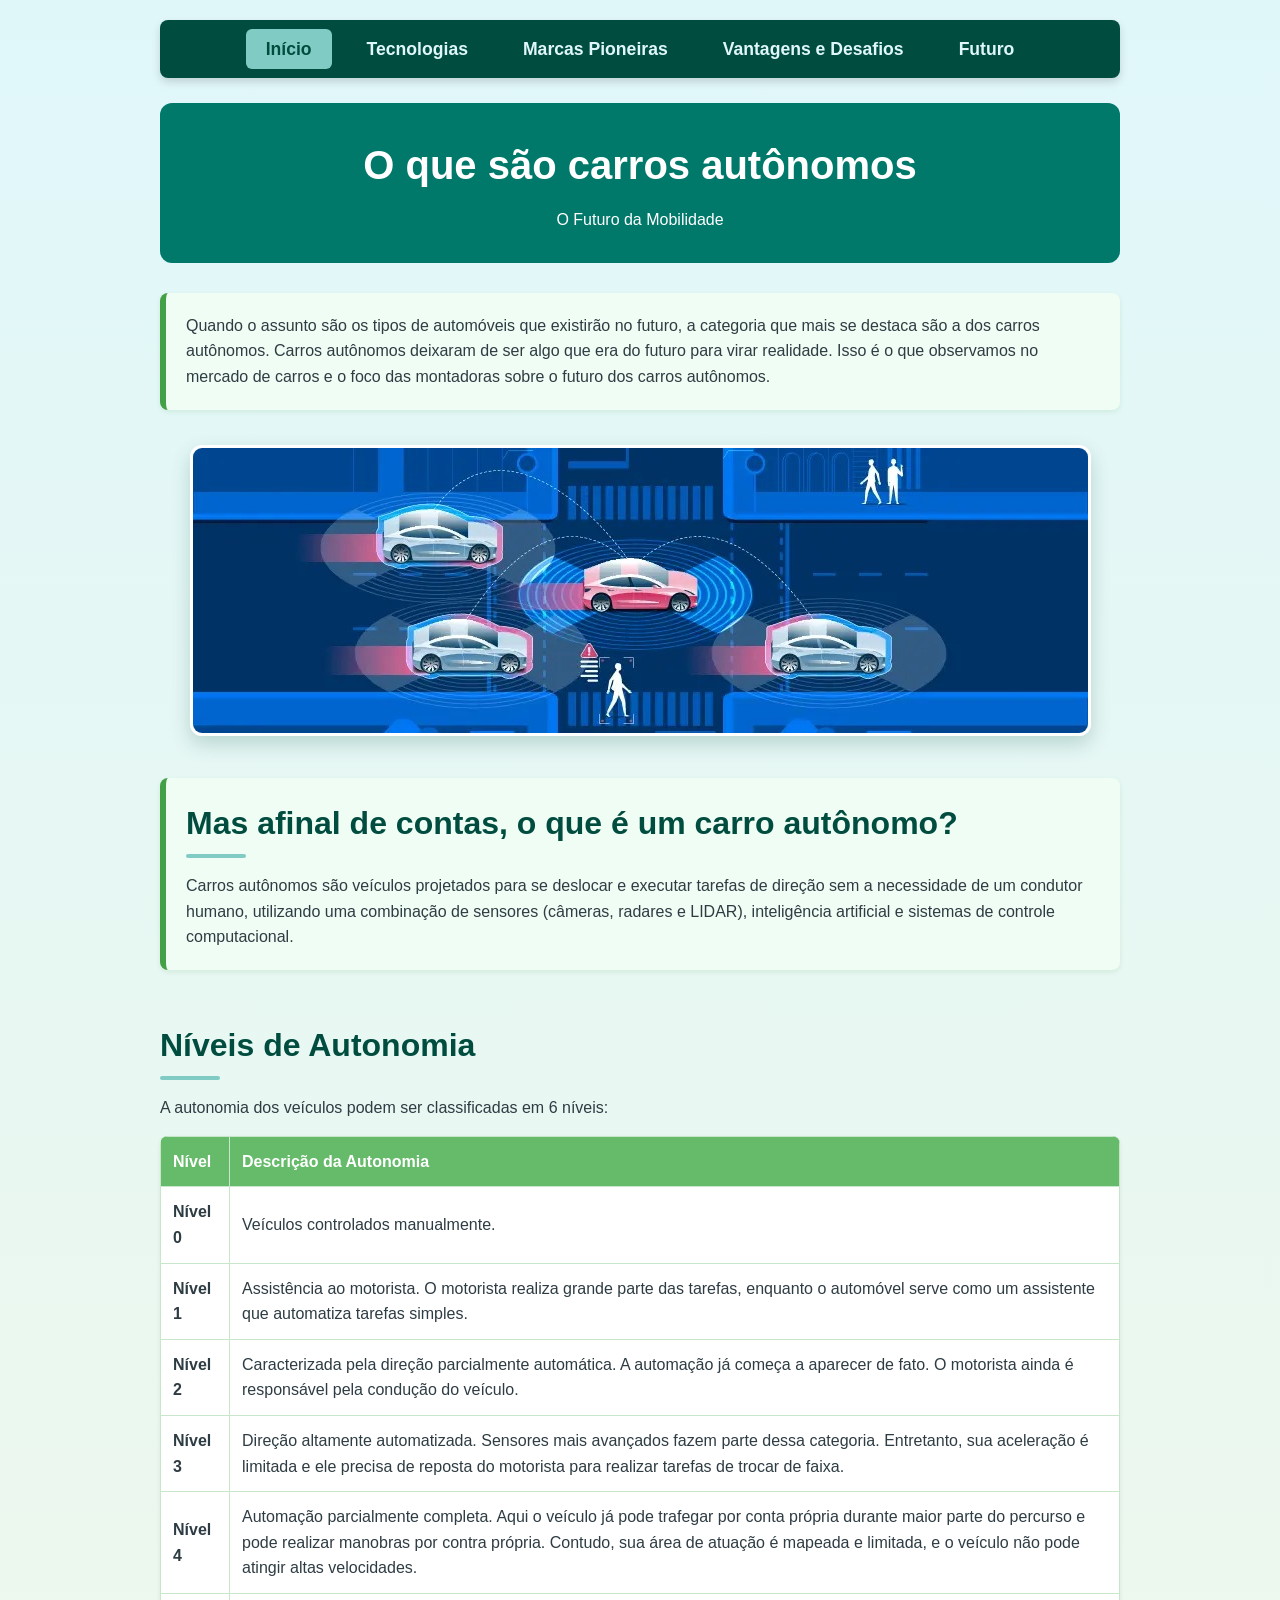
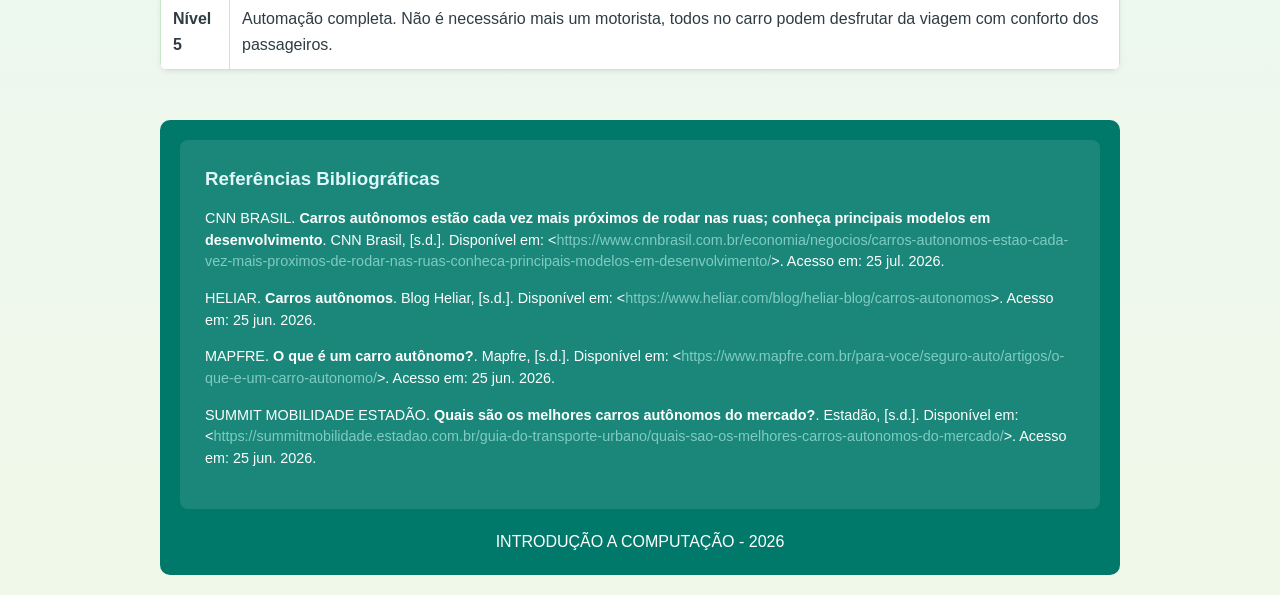
<file: index.html>
<!DOCTYPE html>
<html lang="pt-BR">
<head>
    <meta charset="UTF-8">
    <meta name="viewport" content="width=device-width, initial-scale=1.0">
    <title>Carros Autônomos - O Futuro da Mobilidade</title>
    <link rel="stylesheet" href="style.css">
</head>
<body>
    <nav class="navbar">
        <ul>
            <li><a href="index.html" class="active">Início</a></li>
            <li><a href="tecnologias.html">Tecnologias</a></li>
            <li><a href="marcas.html">Marcas Pioneiras</a></li>
            <li><a href="vantagens.html">Vantagens e Desafios</a></li>
            <li><a href="futuro.html">Futuro</a></li>
        </ul>
    </nav>

    <header>
        <h1>O que são carros autônomos</h1>
        <p>O Futuro da Mobilidade</p>
    </header>

    <main>
        <section id="introducao">
            <article>
                <p>Quando o assunto são os tipos de automóveis que existirão no futuro, a categoria que mais se destaca são a dos carros autônomos. Carros autônomos deixaram de ser algo que era do futuro para virar realidade. Isso é o que observamos no mercado de carros e o foco das montadoras sobre o futuro dos carros autônomos.</p>
            </article>

            <div class="imagem-destaque">
                <img src="imagens/image.png" alt="Ilustração de carros autônomos conectados e identificando pedestres em um cruzamento inteligente">
            </div>

            <article>
                <h2>Mas afinal de contas, o que é um carro autônomo?</h2>
                <p>Carros autônomos são veículos projetados para se deslocar e executar tarefas de direção sem a necessidade de um condutor humano, utilizando uma combinação de sensores (câmeras, radares e LIDAR), inteligência artificial e sistemas de controle computacional.</p>
            </article>
        </section>

        <section id="painel">
            <h2>Níveis de Autonomia</h2>
            <p>A autonomia dos veículos podem ser classificadas em 6 níveis:</p>
            
            <table>
                <thead>
                    <tr>
                        <th>Nível</th>
                        <th>Descrição da Autonomia</th>
                    </tr>
                </thead>
                <tbody>
                    <tr>
                        <td><strong>Nível 0</strong></td>
                        <td>Veículos controlados manualmente.</td>
                    </tr>
                    <tr>
                        <td><strong>Nível 1</strong></td>
                        <td>Assistência ao motorista. O motorista realiza grande parte das tarefas, enquanto o automóvel serve como um assistente que automatiza tarefas simples.</td>
                    </tr>
                    <tr>
                        <td><strong>Nível 2</strong></td>
                        <td>Caracterizada pela direção parcialmente automática. A automação já começa a aparecer de fato. O motorista ainda é responsável pela condução do veículo.</td>
                    </tr>
                    <tr>
                        <td><strong>Nível 3</strong></td>
                        <td>Direção altamente automatizada. Sensores mais avançados fazem parte dessa categoria. Entretanto, sua aceleração é limitada e ele precisa de reposta do motorista para realizar tarefas de trocar de faixa.</td>
                    </tr>
                    <tr>
                        <td><strong>Nível 4</strong></td>
                        <td>Automação parcialmente completa. Aqui o veículo já pode trafegar por conta própria durante maior parte do percurso e pode realizar manobras por contra própria. Contudo, sua área de atuação é mapeada e limitada, e o veículo não pode atingir altas velocidades.</td>
                    </tr>
                    <tr>
                        <td><strong>Nível 5</strong></td>
                        <td>Automação completa. Não é necessário mais um motorista, todos no carro podem desfrutar da viagem com conforto dos passageiros.</td>
                    </tr>
                </tbody>
            </table>
        </section>

        
    </main>

    <footer>
        <div class="referencias">
            <h3>Referências Bibliográficas</h3>
            <ul>
                <li>CNN BRASIL. <strong>Carros autônomos estão cada vez mais próximos de rodar nas ruas; conheça principais modelos em desenvolvimento</strong>. CNN Brasil, [s.d.]. Disponível em: &lt;<a href="https://www.cnnbrasil.com.br/economia/negocios/carros-autonomos-estao-cada-vez-mais-proximos-de-rodar-nas-ruas-conheca-principais-modelos-em-desenvolvimento/" target="_blank">https://www.cnnbrasil.com.br/economia/negocios/carros-autonomos-estao-cada-vez-mais-proximos-de-rodar-nas-ruas-conheca-principais-modelos-em-desenvolvimento/</a>&gt;. Acesso em: 25 jul. 2026.</li>
                
                <li>HELIAR. <strong>Carros autônomos</strong>. Blog Heliar, [s.d.]. Disponível em: &lt;<a href="https://www.heliar.com/blog/heliar-blog/carros-autonomos" target="_blank">https://www.heliar.com/blog/heliar-blog/carros-autonomos</a>&gt;. Acesso em: 25 jun. 2026.</li>
                
                <li>MAPFRE. <strong>O que é um carro autônomo?</strong>. Mapfre, [s.d.]. Disponível em: &lt;<a href="https://www.mapfre.com.br/para-voce/seguro-auto/artigos/o-que-e-um-carro-autonomo/" target="_blank">https://www.mapfre.com.br/para-voce/seguro-auto/artigos/o-que-e-um-carro-autonomo/</a>&gt;. Acesso em: 25 jun. 2026.</li>
                
                <li>SUMMIT MOBILIDADE ESTADÃO. <strong>Quais são os melhores carros autônomos do mercado?</strong>. Estadão, [s.d.]. Disponível em: &lt;<a href="https://summitmobilidade.estadao.com.br/guia-do-transporte-urbano/quais-sao-os-melhores-carros-autonomos-do-mercado/" target="_blank">https://summitmobilidade.estadao.com.br/guia-do-transporte-urbano/quais-sao-os-melhores-carros-autonomos-do-mercado/</a>&gt;. Acesso em: 25 jun. 2026.</li>
            </ul>
        </div>
        
        <p>INTRODUÇÃO A COMPUTAÇÃO - 2026</p>
    </footer>

</body>
</html>
</file>
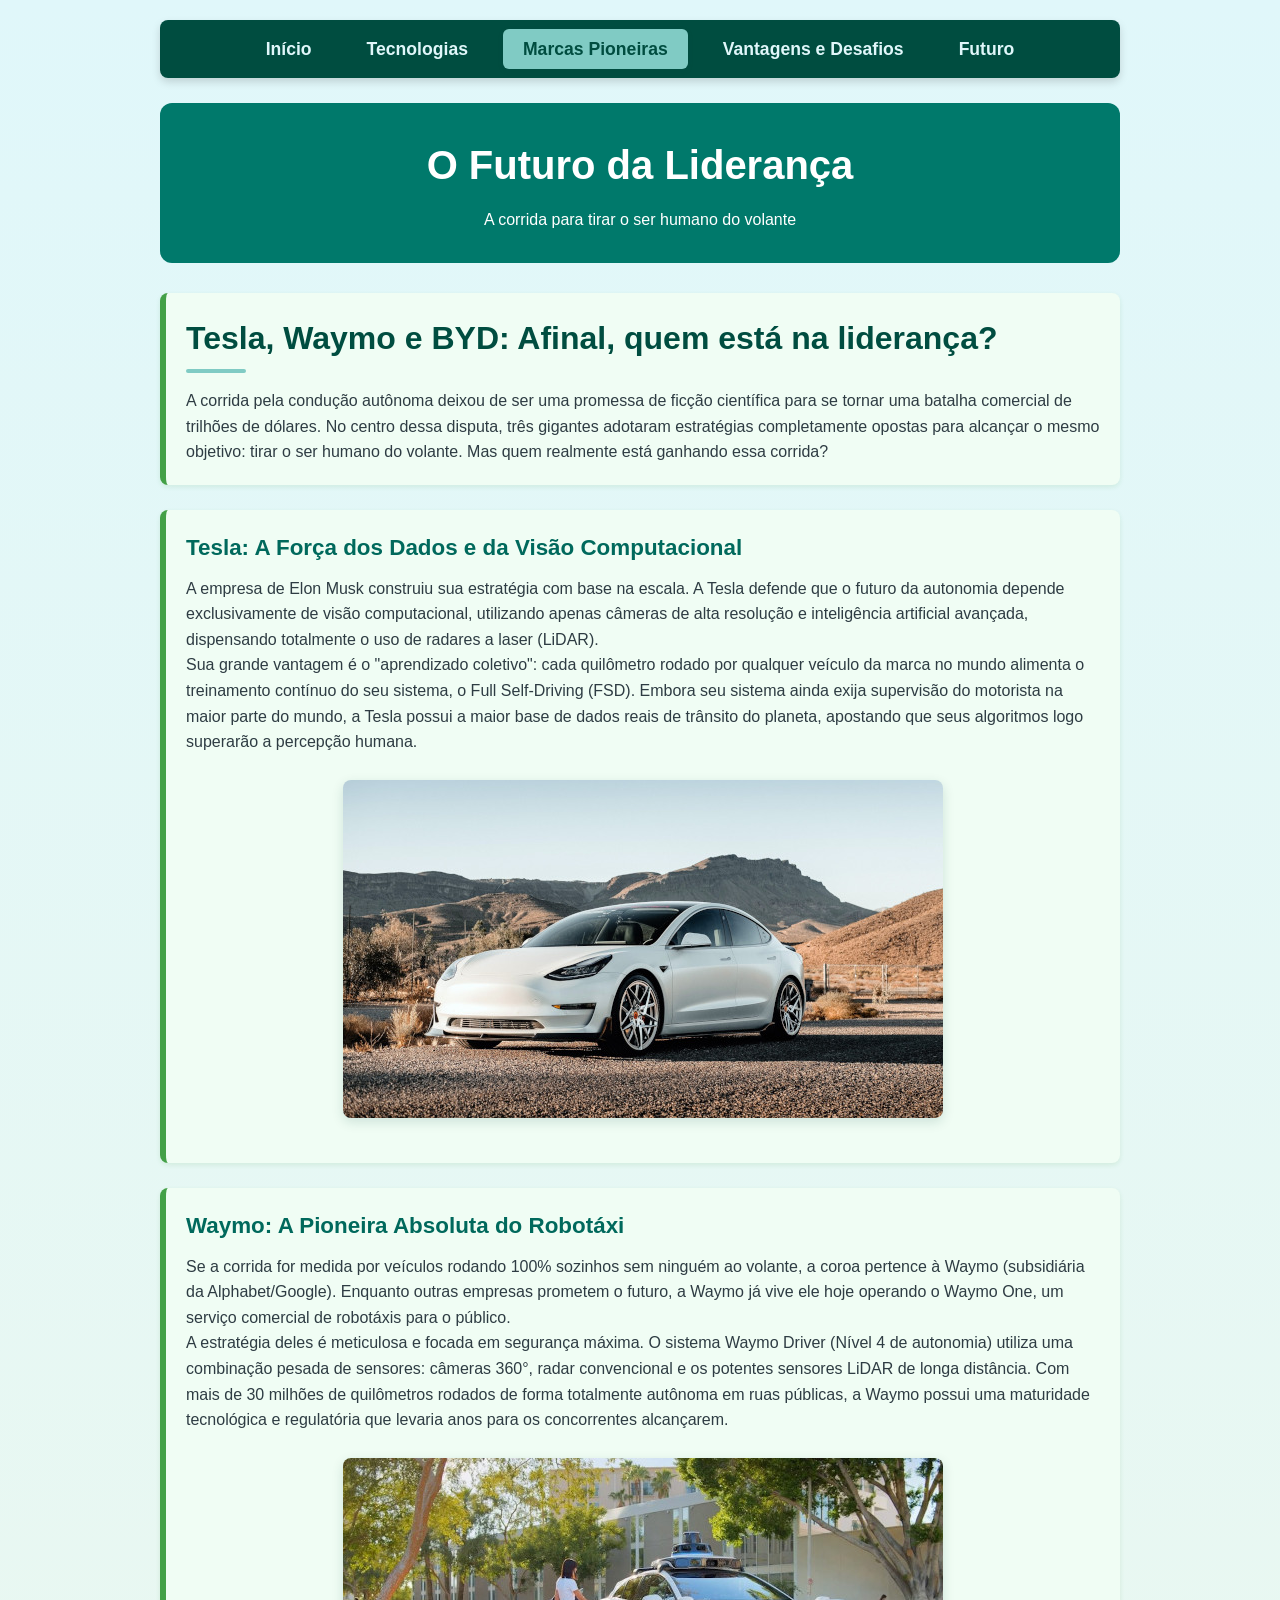
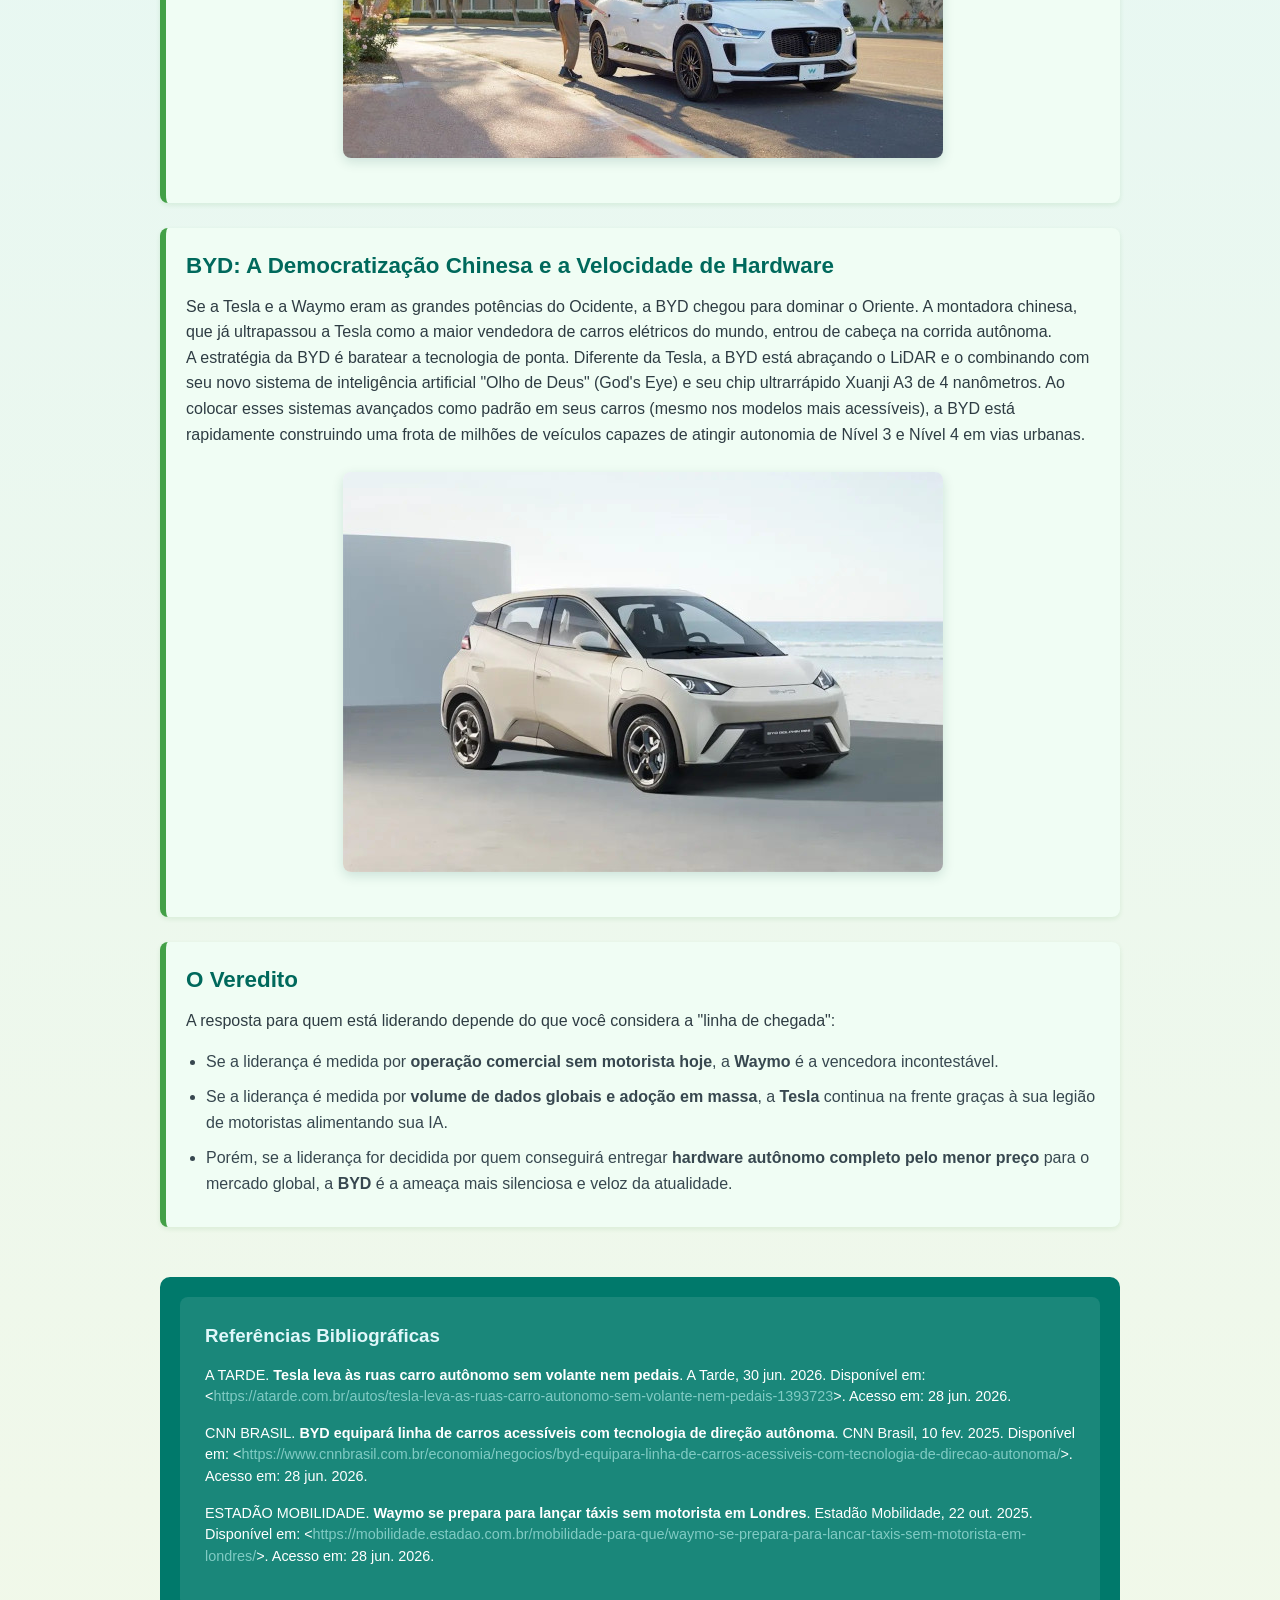
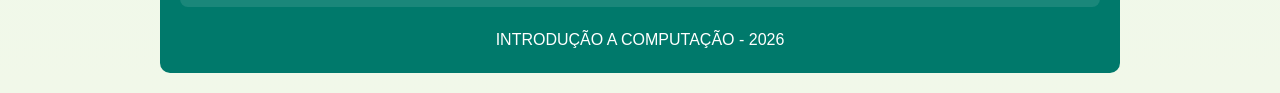
<file: marcas.html>
<!DOCTYPE html>
<html lang="pt-BR">
<head>
    <meta charset="UTF-8">
    <meta name="viewport" content="width=device-width, initial-scale=1.0">
    <title>Futuro e Liderança - Carros Autônomos</title>
    <link rel="stylesheet" href="style.css">
    <link rel="stylesheet" href="marcas.css">
</head>
<body>

    <nav class="navbar">
        <ul>
            <li><a href="index.html">Início</a></li>
            <li><a href="tecnologias.html">Tecnologias</a></li>
            <li><a href="marcas.html" class="active">Marcas Pioneiras</a></li>
            <li><a href="vantagens.html">Vantagens e Desafios</a></li>
            <li><a href="futuro.html">Futuro</a></li>
        </ul>
    </nav>

    <header>
        <h1>O Futuro da Liderança</h1>
        <p>A corrida para tirar o ser humano do volante</p>
    </header>

    <main>
        <section id="introducao">
            
            <article>
                <h2>Tesla, Waymo e BYD: Afinal, quem está na liderança?</h2>
                <p>A corrida pela condução autônoma deixou de ser uma promessa de ficção científica para se tornar uma batalha comercial de trilhões de dólares. No centro dessa disputa, três gigantes adotaram estratégias completamente opostas para alcançar o mesmo objetivo: tirar o ser humano do volante. Mas quem realmente está ganhando essa corrida?</p>
            </article>

            <article>
                <h3>Tesla: A Força dos Dados e da Visão Computacional</h3>
                <p>A empresa de Elon Musk construiu sua estratégia com base na escala. A Tesla defende que o futuro da autonomia depende exclusivamente de visão computacional, utilizando apenas câmeras de alta resolução e inteligência artificial avançada, dispensando totalmente o uso de radares a laser (LiDAR).</p>
                <p>Sua grande vantagem é o "aprendizado coletivo": cada quilômetro rodado por qualquer veículo da marca no mundo alimenta o treinamento contínuo do seu sistema, o Full Self-Driving (FSD). Embora seu sistema ainda exija supervisão do motorista na maior parte do mundo, a Tesla possui a maior base de dados reais de trânsito do planeta, apostando que seus algoritmos logo superarão a percepção humana.</p>
                <img src="imagens/model3.jpg" alt="imagem de um tesla model 3">
            </article>

            <article>
                <h3>Waymo: A Pioneira Absoluta do Robotáxi</h3>
                <p>Se a corrida for medida por veículos rodando 100% sozinhos sem ninguém ao volante, a coroa pertence à Waymo (subsidiária da Alphabet/Google). Enquanto outras empresas prometem o futuro, a Waymo já vive ele hoje operando o Waymo One, um serviço comercial de robotáxis para o público.</p>
                <p>A estratégia deles é meticulosa e focada em segurança máxima. O sistema Waymo Driver (Nível 4 de autonomia) utiliza uma combinação pesada de sensores: câmeras 360°, radar convencional e os potentes sensores LiDAR de longa distância. Com mais de 30 milhões de quilômetros rodados de forma totalmente autônoma em ruas públicas, a Waymo possui uma maturidade tecnológica e regulatória que levaria anos para os concorrentes alcançarem.</p>
                <img src="imagens/waymo.jpg" alt="Modelo de carro da Waymo">
            </article>

            <article>
                <h3>BYD: A Democratização Chinesa e a Velocidade de Hardware</h3>
                <p>Se a Tesla e a Waymo eram as grandes potências do Ocidente, a BYD chegou para dominar o Oriente. A montadora chinesa, que já ultrapassou a Tesla como a maior vendedora de carros elétricos do mundo, entrou de cabeça na corrida autônoma.</p>
                <p>A estratégia da BYD é baratear a tecnologia de ponta. Diferente da Tesla, a BYD está abraçando o LiDAR e o combinando com seu novo sistema de inteligência artificial "Olho de Deus" (God's Eye) e seu chip ultrarrápido Xuanji A3 de 4 nanômetros. Ao colocar esses sistemas avançados como padrão em seus carros (mesmo nos modelos mais acessíveis), a BYD está rapidamente construindo uma frota de milhões de veículos capazes de atingir autonomia de Nível 3 e Nível 4 em vias urbanas.</p>
                <img src="imagens/byd-dolphin-mini.jpg" alt="Modelo Dolphin Mini da BYD">
            </article>

            <article>
                <h3>O Veredito</h3>
                <p>A resposta para quem está liderando depende do que você considera a "linha de chegada":</p>
                <ul style="padding-left: 20px; margin-top: 15px; color: #37474f;">
                    <li style="margin-bottom: 10px;">Se a liderança é medida por <strong>operação comercial sem motorista hoje</strong>, a <strong>Waymo</strong> é a vencedora incontestável.</li>
                    <li style="margin-bottom: 10px;">Se a liderança é medida por <strong>volume de dados globais e adoção em massa</strong>, a <strong>Tesla</strong> continua na frente graças à sua legião de motoristas alimentando sua IA.</li>
                    <li style="margin-bottom: 10px;">Porém, se a liderança for decidida por quem conseguirá entregar <strong>hardware autônomo completo pelo menor preço</strong> para o mercado global, a <strong>BYD</strong> é a ameaça mais silenciosa e veloz da atualidade.</li>
                </ul>
            </article>
            
        </section>
    </main>

    <footer>
        <div class="referencias">
            <h3>Referências Bibliográficas</h3>
            <ul>
                <li>A TARDE. <strong>Tesla leva às ruas carro autônomo sem volante nem pedais</strong>. A Tarde, 30 jun. 2026. Disponível em: &lt;<a href="https://atarde.com.br/autos/tesla-leva-as-ruas-carro-autonomo-sem-volante-nem-pedais-1393723" target="_blank">https://atarde.com.br/autos/tesla-leva-as-ruas-carro-autonomo-sem-volante-nem-pedais-1393723</a>&gt;. Acesso em: 28 jun. 2026.</li>
                
                <li>CNN BRASIL. <strong>BYD equipará linha de carros acessíveis com tecnologia de direção autônoma</strong>. CNN Brasil, 10 fev. 2025. Disponível em: &lt;<a href="https://www.cnnbrasil.com.br/economia/negocios/byd-equipara-linha-de-carros-acessiveis-com-tecnologia-de-direcao-autonoma/" target="_blank">https://www.cnnbrasil.com.br/economia/negocios/byd-equipara-linha-de-carros-acessiveis-com-tecnologia-de-direcao-autonoma/</a>&gt;. Acesso em: 28 jun. 2026.</li>
                
                <li>ESTADÃO MOBILIDADE. <strong>Waymo se prepara para lançar táxis sem motorista em Londres</strong>. Estadão Mobilidade, 22 out. 2025. Disponível em: &lt;<a href="https://mobilidade.estadao.com.br/mobilidade-para-que/waymo-se-prepara-para-lancar-taxis-sem-motorista-em-londres/" target="_blank">https://mobilidade.estadao.com.br/mobilidade-para-que/waymo-se-prepara-para-lancar-taxis-sem-motorista-em-londres/</a>&gt;. Acesso em: 28 jun. 2026.</li>
            </ul>
        </div>

        <p>INTRODUÇÃO A COMPUTAÇÃO - 2026</p>
    </footer>

</body>
</html>
</file>
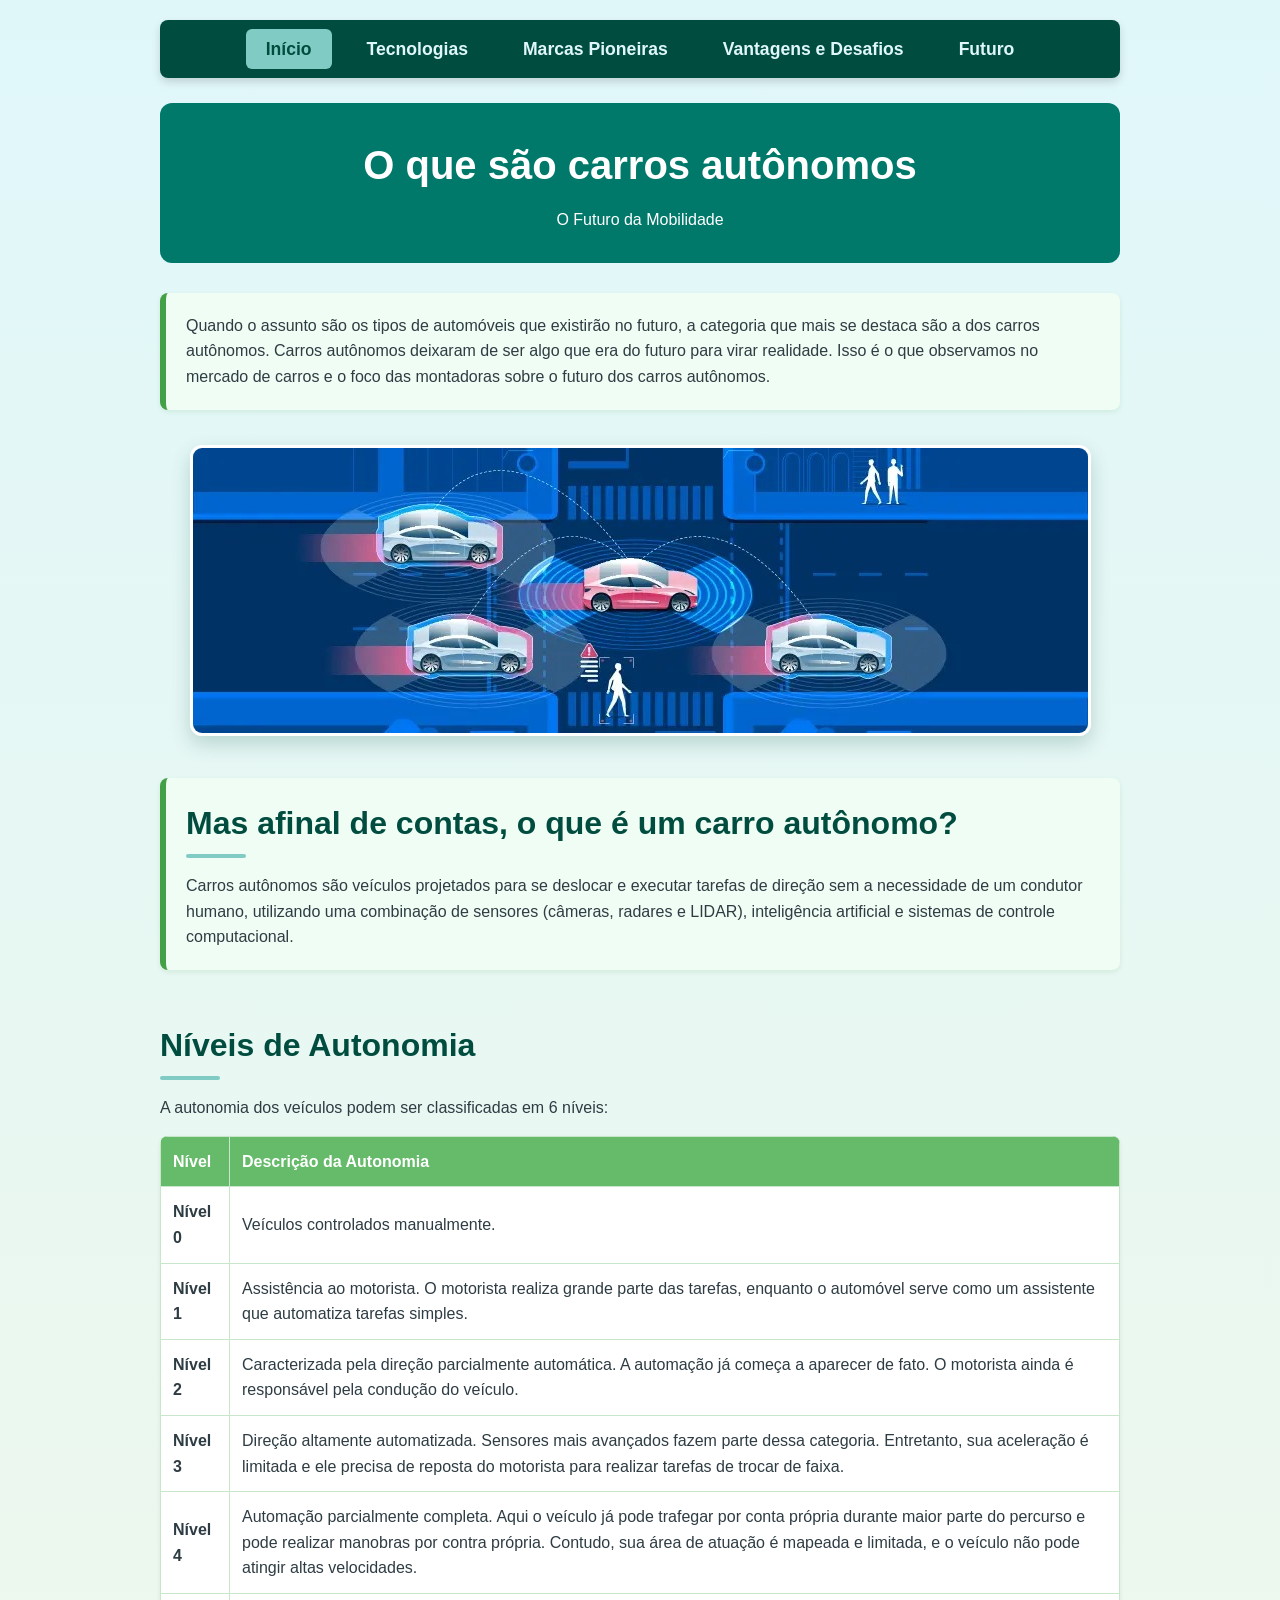
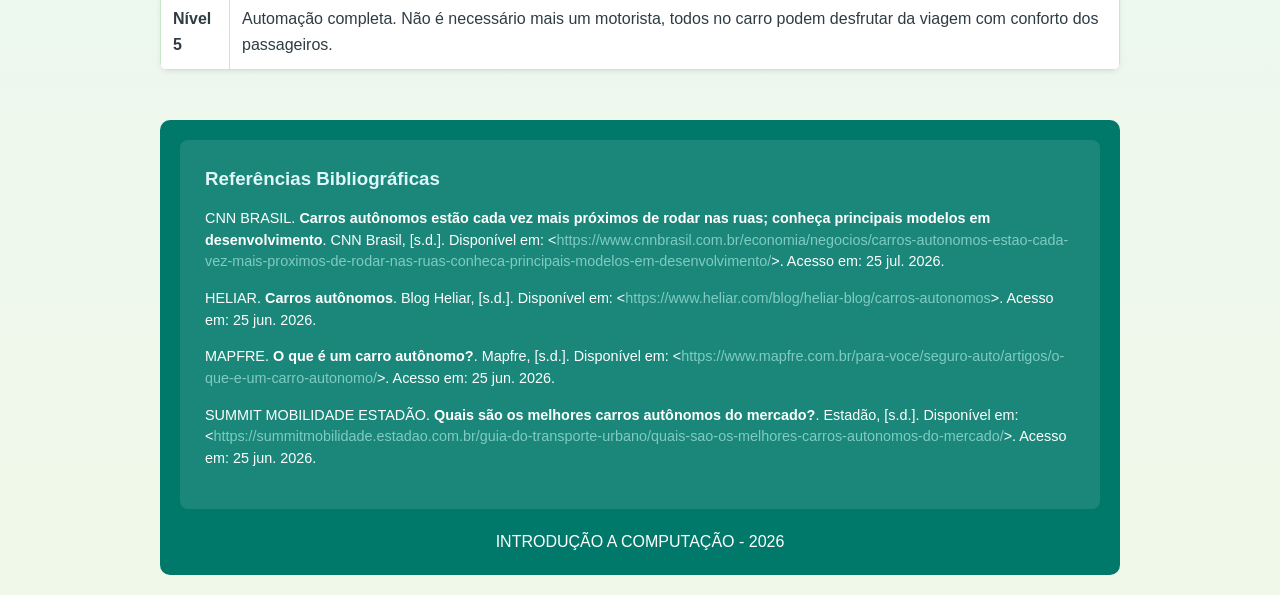
<file: principal.html>
<!DOCTYPE html>
<html lang="pt-BR">
<head>
    <meta charset="UTF-8">
    <meta name="viewport" content="width=device-width, initial-scale=1.0">
    <title>Carros Autônomos - O Futuro da Mobilidade</title>
    <link rel="stylesheet" href="style.css">
</head>
<body>
    <nav class="navbar">
        <ul>
            <li><a href="principal.html" class="active">Início</a></li>
            <li><a href="tecnologias.html">Tecnologias</a></li>
            <li><a href="marcas.html">Marcas Pioneiras</a></li>
            <li><a href="desafios.html">Vantagens e Desafios</a></li>
            <li><a href="furuto.html">Futuro</a></li>
        </ul>
    </nav>

    <header>
        <h1>O que são carros autônomos</h1>
        <p>O Futuro da Mobilidade</p>
    </header>

    <main>
        <section id="introducao">
            <article>
                <p>Quando o assunto são os tipos de automóveis que existirão no futuro, a categoria que mais se destaca são a dos carros autônomos. Carros autônomos deixaram de ser algo que era do futuro para virar realidade. Isso é o que observamos no mercado de carros e o foco das montadoras sobre o futuro dos carros autônomos.</p>
            </article>

            <div class="imagem-destaque">
                <img src="imagens/image.png" alt="Ilustração de carros autônomos conectados e identificando pedestres em um cruzamento inteligente">
            </div>

            <article>
                <h2>Mas afinal de contas, o que é um carro autônomo?</h2>
                <p>Carros autônomos são veículos projetados para se deslocar e executar tarefas de direção sem a necessidade de um condutor humano, utilizando uma combinação de sensores (câmeras, radares e LIDAR), inteligência artificial e sistemas de controle computacional.</p>
            </article>
        </section>

        <section id="painel">
            <h2>Níveis de Autonomia</h2>
            <p>A autonomia dos veículos podem ser classificadas em 6 níveis:</p>
            
            <table>
                <thead>
                    <tr>
                        <th>Nível</th>
                        <th>Descrição da Autonomia</th>
                    </tr>
                </thead>
                <tbody>
                    <tr>
                        <td><strong>Nível 0</strong></td>
                        <td>Veículos controlados manualmente.</td>
                    </tr>
                    <tr>
                        <td><strong>Nível 1</strong></td>
                        <td>Assistência ao motorista. O motorista realiza grande parte das tarefas, enquanto o automóvel serve como um assistente que automatiza tarefas simples.</td>
                    </tr>
                    <tr>
                        <td><strong>Nível 2</strong></td>
                        <td>Caracterizada pela direção parcialmente automática. A automação já começa a aparecer de fato. O motorista ainda é responsável pela condução do veículo.</td>
                    </tr>
                    <tr>
                        <td><strong>Nível 3</strong></td>
                        <td>Direção altamente automatizada. Sensores mais avançados fazem parte dessa categoria. Entretanto, sua aceleração é limitada e ele precisa de reposta do motorista para realizar tarefas de trocar de faixa.</td>
                    </tr>
                    <tr>
                        <td><strong>Nível 4</strong></td>
                        <td>Automação parcialmente completa. Aqui o veículo já pode trafegar por conta própria durante maior parte do percurso e pode realizar manobras por contra própria. Contudo, sua área de atuação é mapeada e limitada, e o veículo não pode atingir altas velocidades.</td>
                    </tr>
                    <tr>
                        <td><strong>Nível 5</strong></td>
                        <td>Automação completa. Não é necessário mais um motorista, todos no carro podem desfrutar da viagem com conforto dos passageiros.</td>
                    </tr>
                </tbody>
            </table>
        </section>

        
    </main>

    <footer>
        <div class="referencias">
            <h3>Referências Bibliográficas</h3>
            <ul>
                <li>CNN BRASIL. <strong>Carros autônomos estão cada vez mais próximos de rodar nas ruas; conheça principais modelos em desenvolvimento</strong>. CNN Brasil, [s.d.]. Disponível em: &lt;<a href="https://www.cnnbrasil.com.br/economia/negocios/carros-autonomos-estao-cada-vez-mais-proximos-de-rodar-nas-ruas-conheca-principais-modelos-em-desenvolvimento/" target="_blank">https://www.cnnbrasil.com.br/economia/negocios/carros-autonomos-estao-cada-vez-mais-proximos-de-rodar-nas-ruas-conheca-principais-modelos-em-desenvolvimento/</a>&gt;. Acesso em: 25 jul. 2026.</li>
                
                <li>HELIAR. <strong>Carros autônomos</strong>. Blog Heliar, [s.d.]. Disponível em: &lt;<a href="https://www.heliar.com/blog/heliar-blog/carros-autonomos" target="_blank">https://www.heliar.com/blog/heliar-blog/carros-autonomos</a>&gt;. Acesso em: 25 jun. 2026.</li>
                
                <li>MAPFRE. <strong>O que é um carro autônomo?</strong>. Mapfre, [s.d.]. Disponível em: &lt;<a href="https://www.mapfre.com.br/para-voce/seguro-auto/artigos/o-que-e-um-carro-autonomo/" target="_blank">https://www.mapfre.com.br/para-voce/seguro-auto/artigos/o-que-e-um-carro-autonomo/</a>&gt;. Acesso em: 25 jun. 2026.</li>
                
                <li>SUMMIT MOBILIDADE ESTADÃO. <strong>Quais são os melhores carros autônomos do mercado?</strong>. Estadão, [s.d.]. Disponível em: &lt;<a href="https://summitmobilidade.estadao.com.br/guia-do-transporte-urbano/quais-sao-os-melhores-carros-autonomos-do-mercado/" target="_blank">https://summitmobilidade.estadao.com.br/guia-do-transporte-urbano/quais-sao-os-melhores-carros-autonomos-do-mercado/</a>&gt;. Acesso em: 25 jun. 2026.</li>
            </ul>
        </div>
        
        <p>INTRODUÇÃO A COMPUTAÇÃO - 2026</p>
    </footer>

</body>
</html>
</file>
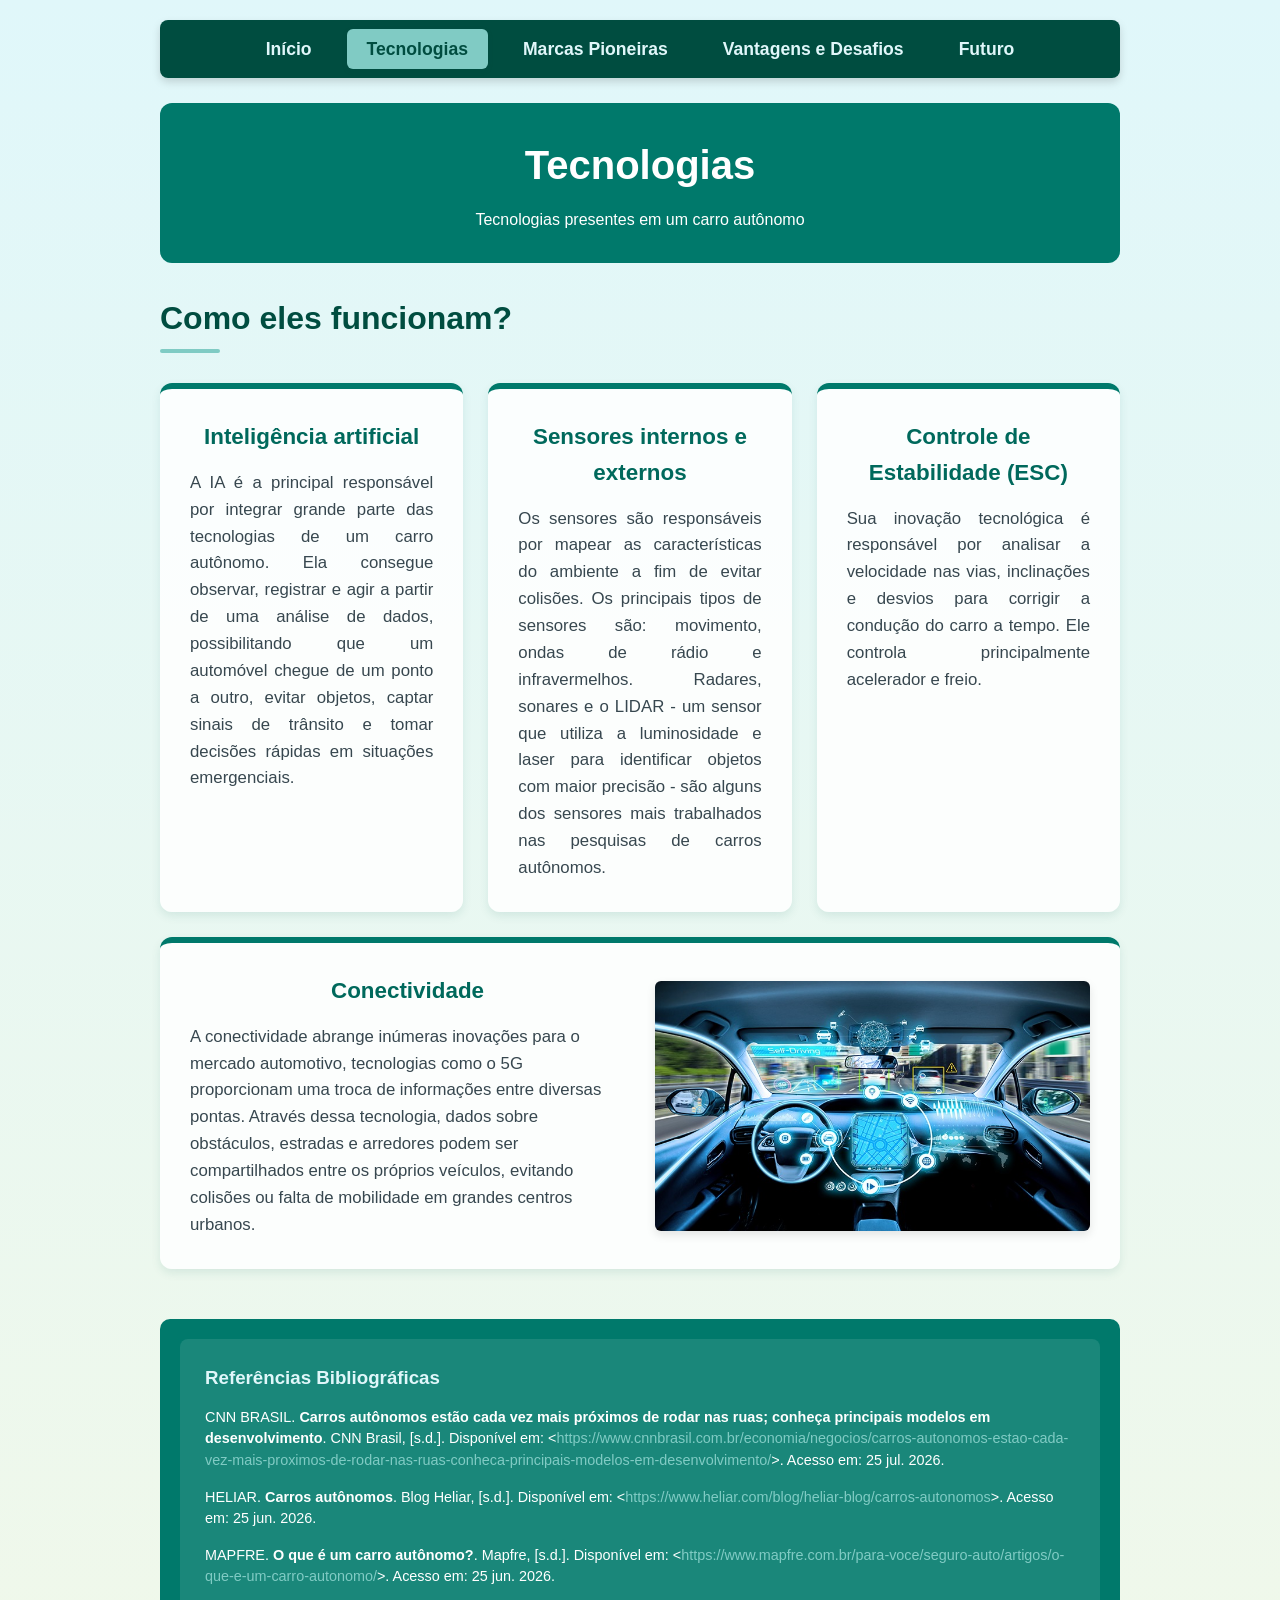
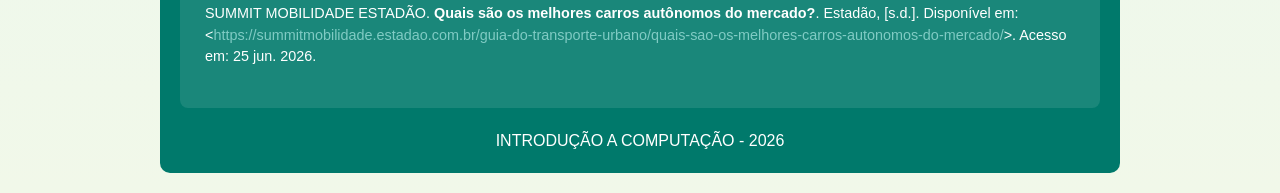
<file: tecnologias.html>
<!DOCTYPE html>
<html lang="pt-BR">
<head>
    <meta charset="UTF-8">
    <meta name="viewport" content="width=device-width, initial-scale=1.0">
    <title>Tecnologias - Carros Autônomos</title>
    <link rel="stylesheet" href="style.css">
    <link rel="stylesheet" href="tecnologias.css">
</head>
<body>

    <nav class="navbar">
        <ul>
            <li><a href="index.html">Início</a></li>
            <li><a href="tecnologias.html" class="active">Tecnologias</a></li>
            <li><a href="marcas.html">Marcas Pioneiras</a></li>
            <li><a href="vantagens.html">Vantagens e Desafios</a></li>
            <li><a href="futuro.html">Futuro</a></li>
        </ul>
    </nav>

    <header>
        <h1>Tecnologias</h1>
        <p>Tecnologias presentes em um carro autônomo</p>
    </header>

    <main>
        <section id="educativo">
            <h2>Como eles funcionam?</h2>
            
            <div class="box-container">
                
                <div class="material-box">
                    <h3>Inteligência artificial</h3>
                    <p>A IA é a principal responsável por integrar grande parte das tecnologias de um carro autônomo. Ela consegue observar, registrar e agir a partir de uma análise de dados, possibilitando que um automóvel chegue de um ponto a outro, evitar objetos, captar sinais de trânsito e tomar decisões rápidas em situações emergenciais.</p>
                </div>

                <div class="material-box">
                    <h3>Sensores internos e externos</h3>
                    <p>Os sensores são responsáveis por mapear as características do ambiente a fim de evitar colisões. Os principais tipos de sensores são: movimento, ondas de rádio e infravermelhos. Radares, sonares e o LIDAR - um sensor que utiliza a luminosidade e laser para identificar objetos com maior precisão - são alguns dos sensores mais trabalhados nas pesquisas de carros autônomos.</p>
                </div>

                <div class="material-box">
                    <h3>Controle de Estabilidade (ESC)</h3>
                    <p>Sua inovação tecnológica é responsável por analisar a velocidade nas vias, inclinações e desvios para corrigir a condução do carro a tempo. Ele controla principalmente acelerador e freio.</p>
                </div>

                <div class="material-box box-duplo">
                    <div class="texto-box">
                        <h3>Conectividade</h3>
                        <p>A conectividade abrange inúmeras inovações para o mercado automotivo, tecnologias como o 5G proporcionam uma troca de informações entre diversas pontas. Através dessa tecnologia, dados sobre obstáculos, estradas e arredores podem ser compartilhados entre os próprios veículos, evitando colisões ou falta de mobilidade em grandes centros urbanos.</p>
                    </div>
                    
                    <div class="imagem-box">
                        <img src="imagens/imagem_tecnologias.jpeg" alt="Visão interna do painel de um carro autônomo com interface digital conectada">
                    </div>
            </div>
            </div>
        </section>

        <footer>
        <div class="referencias">
            <h3>Referências Bibliográficas</h3>
            <ul>
                <li>CNN BRASIL. <strong>Carros autônomos estão cada vez mais próximos de rodar nas ruas; conheça principais modelos em desenvolvimento</strong>. CNN Brasil, [s.d.]. Disponível em: &lt;<a href="https://www.cnnbrasil.com.br/economia/negocios/carros-autonomos-estao-cada-vez-mais-proximos-de-rodar-nas-ruas-conheca-principais-modelos-em-desenvolvimento/" target="_blank">https://www.cnnbrasil.com.br/economia/negocios/carros-autonomos-estao-cada-vez-mais-proximos-de-rodar-nas-ruas-conheca-principais-modelos-em-desenvolvimento/</a>&gt;. Acesso em: 25 jul. 2026.</li>
                
                <li>HELIAR. <strong>Carros autônomos</strong>. Blog Heliar, [s.d.]. Disponível em: &lt;<a href="https://www.heliar.com/blog/heliar-blog/carros-autonomos" target="_blank">https://www.heliar.com/blog/heliar-blog/carros-autonomos</a>&gt;. Acesso em: 25 jun. 2026.</li>
                
                <li>MAPFRE. <strong>O que é um carro autônomo?</strong>. Mapfre, [s.d.]. Disponível em: &lt;<a href="https://www.mapfre.com.br/para-voce/seguro-auto/artigos/o-que-e-um-carro-autonomo/" target="_blank">https://www.mapfre.com.br/para-voce/seguro-auto/artigos/o-que-e-um-carro-autonomo/</a>&gt;. Acesso em: 25 jun. 2026.</li>
                
                <li>SUMMIT MOBILIDADE ESTADÃO. <strong>Quais são os melhores carros autônomos do mercado?</strong>. Estadão, [s.d.]. Disponível em: &lt;<a href="https://summitmobilidade.estadao.com.br/guia-do-transporte-urbano/quais-sao-os-melhores-carros-autonomos-do-mercado/" target="_blank">https://summitmobilidade.estadao.com.br/guia-do-transporte-urbano/quais-sao-os-melhores-carros-autonomos-do-mercado/</a>&gt;. Acesso em: 25 jun. 2026.</li>
            </ul>
        </div>
        
        <p>INTRODUÇÃO A COMPUTAÇÃO - 2026</p>
    </footer>
    </main>
</body>
</html>
</file>
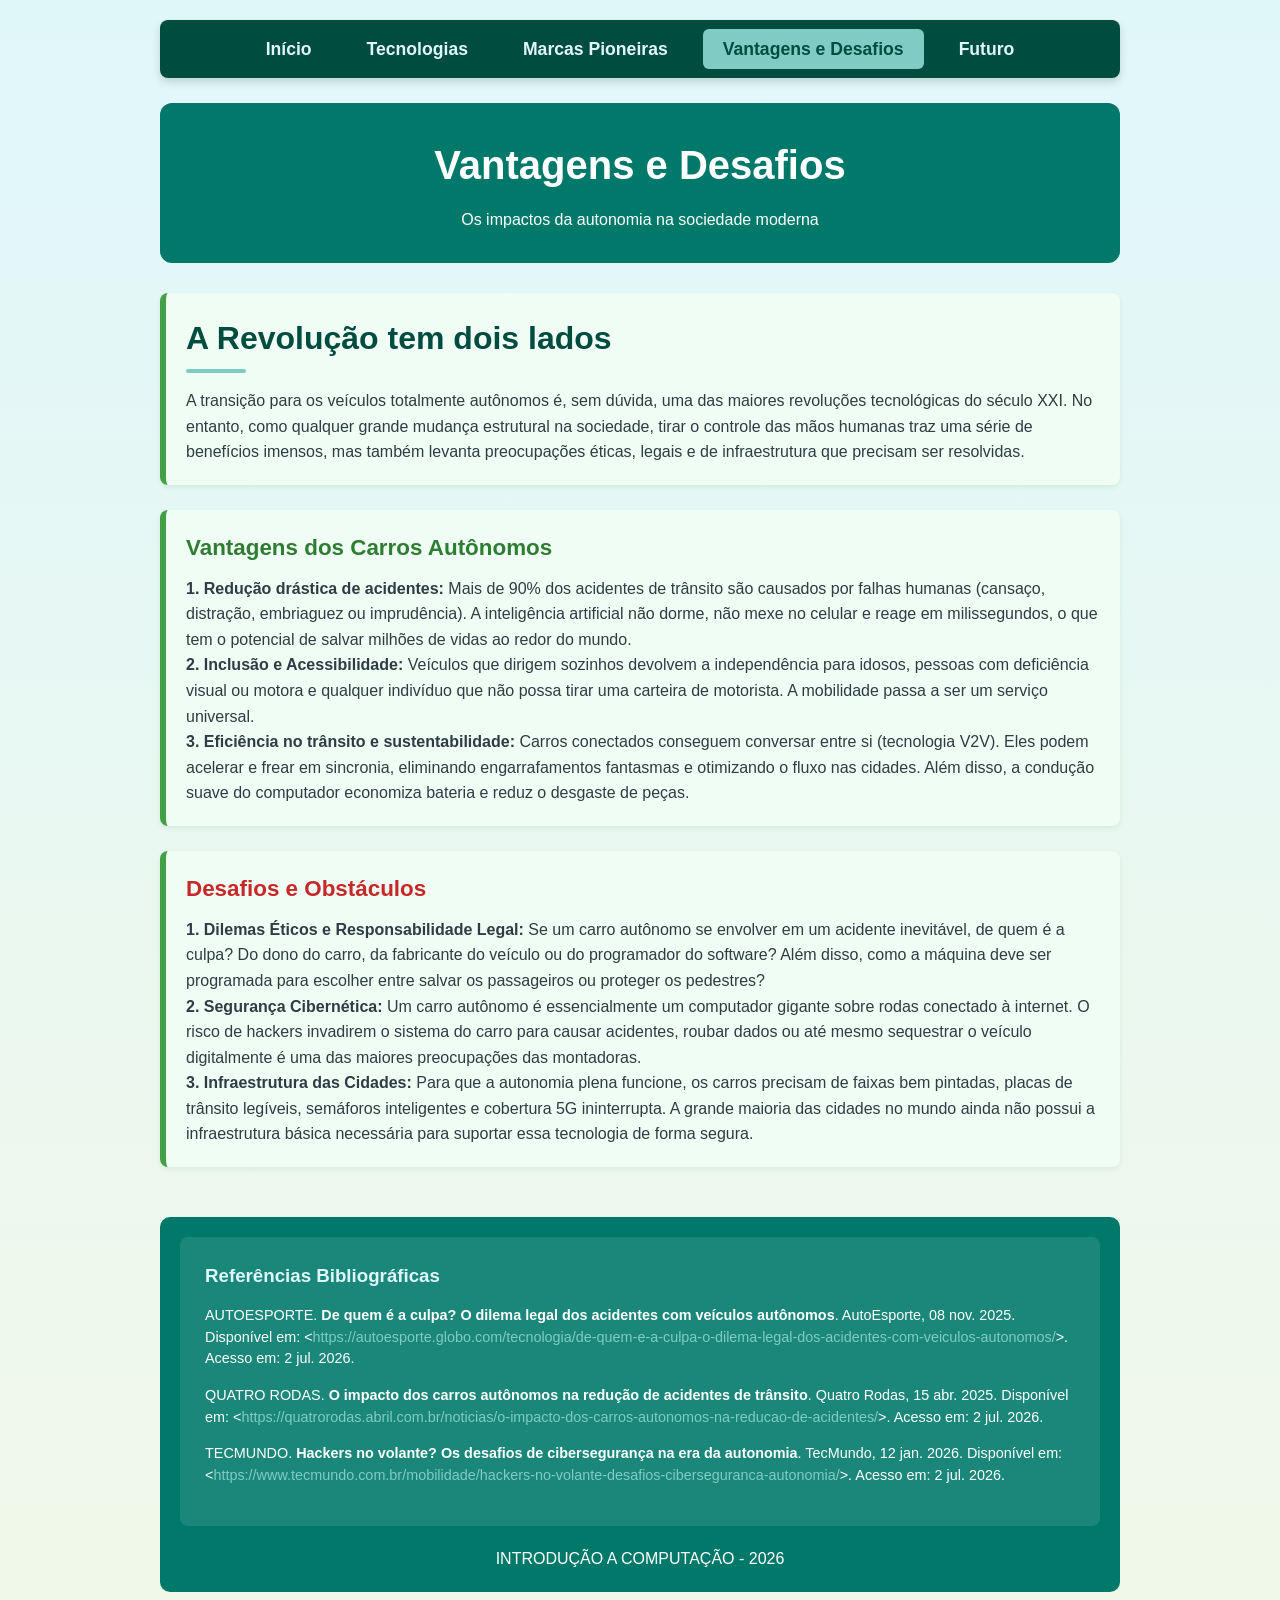
<file: vantagens.html>
<!DOCTYPE html>
<html lang="pt-BR">
<head>
    <meta charset="UTF-8">
    <meta name="viewport" content="width=device-width, initial-scale=1.0">
    <title>Vantagens e Desafios - Carros Autônomos</title>
    <link rel="stylesheet" href="style.css">
</head>
<body>

    <nav class="navbar">
        <ul>
            <li><a href="index.html">Início</a></li>
            <li><a href="tecnologias.html">Tecnologias</a></li>
            <li><a href="marcas.html">Marcas Pioneiras</a></li>
            <li><a href="vantagens.html" class="active">Vantagens e Desafios</a></li>
            <li><a href="futuro.html">Futuro</a></li>
        </ul>
    </nav>

    <header>
        <h1>Vantagens e Desafios</h1>
        <p>Os impactos da autonomia na sociedade moderna</p>
    </header>

    <main>
        <section id="introducao">
            
            <article>
                <h2>A Revolução tem dois lados</h2>
                <p>A transição para os veículos totalmente autônomos é, sem dúvida, uma das maiores revoluções tecnológicas do século XXI. No entanto, como qualquer grande mudança estrutural na sociedade, tirar o controle das mãos humanas traz uma série de benefícios imensos, mas também levanta preocupações éticas, legais e de infraestrutura que precisam ser resolvidas.</p>
            </article>

            <article>
                <h3 style="color: #2e7d32;">Vantagens dos Carros Autônomos</h3>
                
                <p><strong>1. Redução drástica de acidentes:</strong> Mais de 90% dos acidentes de trânsito são causados por falhas humanas (cansaço, distração, embriaguez ou imprudência). A inteligência artificial não dorme, não mexe no celular e reage em milissegundos, o que tem o potencial de salvar milhões de vidas ao redor do mundo.</p>
                
                <p><strong>2. Inclusão e Acessibilidade:</strong> Veículos que dirigem sozinhos devolvem a independência para idosos, pessoas com deficiência visual ou motora e qualquer indivíduo que não possa tirar uma carteira de motorista. A mobilidade passa a ser um serviço universal.</p>
                
                <p><strong>3. Eficiência no trânsito e sustentabilidade:</strong> Carros conectados conseguem conversar entre si (tecnologia V2V). Eles podem acelerar e frear em sincronia, eliminando engarrafamentos fantasmas e otimizando o fluxo nas cidades. Além disso, a condução suave do computador economiza bateria e reduz o desgaste de peças.</p>
            </article>

            <article>
                <h3 style="color: #c62828;">Desafios e Obstáculos</h3>
                
                <p><strong>1. Dilemas Éticos e Responsabilidade Legal:</strong> Se um carro autônomo se envolver em um acidente inevitável, de quem é a culpa? Do dono do carro, da fabricante do veículo ou do programador do software? Além disso, como a máquina deve ser programada para escolher entre salvar os passageiros ou proteger os pedestres?</p>
                
                <p><strong>2. Segurança Cibernética:</strong> Um carro autônomo é essencialmente um computador gigante sobre rodas conectado à internet. O risco de hackers invadirem o sistema do carro para causar acidentes, roubar dados ou até mesmo sequestrar o veículo digitalmente é uma das maiores preocupações das montadoras.</p>
                
                <p><strong>3. Infraestrutura das Cidades:</strong> Para que a autonomia plena funcione, os carros precisam de faixas bem pintadas, placas de trânsito legíveis, semáforos inteligentes e cobertura 5G ininterrupta. A grande maioria das cidades no mundo ainda não possui a infraestrutura básica necessária para suportar essa tecnologia de forma segura.</p>
            </article>

        </section>
    </main>

    <footer>
        <div class="referencias">
            <h3>Referências Bibliográficas</h3>
            <ul>
                <li>AUTOESPORTE. <strong>De quem é a culpa? O dilema legal dos acidentes com veículos autônomos</strong>. AutoEsporte, 08 nov. 2025. Disponível em: &lt;<a href="https://autoesporte.globo.com/tecnologia/de-quem-e-a-culpa-o-dilema-legal-dos-acidentes-com-veiculos-autonomos/" target="_blank">https://autoesporte.globo.com/tecnologia/de-quem-e-a-culpa-o-dilema-legal-dos-acidentes-com-veiculos-autonomos/</a>&gt;. Acesso em: 2 jul. 2026.</li>

                <li>QUATRO RODAS. <strong>O impacto dos carros autônomos na redução de acidentes de trânsito</strong>. Quatro Rodas, 15 abr. 2025. Disponível em: &lt;<a href="https://quatrorodas.abril.com.br/noticias/o-impacto-dos-carros-autonomos-na-reducao-de-acidentes/" target="_blank">https://quatrorodas.abril.com.br/noticias/o-impacto-dos-carros-autonomos-na-reducao-de-acidentes/</a>&gt;. Acesso em: 2 jul. 2026.</li>
                
                <li>TECMUNDO. <strong>Hackers no volante? Os desafios de cibersegurança na era da autonomia</strong>. TecMundo, 12 jan. 2026. Disponível em: &lt;<a href="https://www.tecmundo.com.br/mobilidade/hackers-no-volante-desafios-ciberseguranca-autonomia/" target="_blank">https://www.tecmundo.com.br/mobilidade/hackers-no-volante-desafios-ciberseguranca-autonomia/</a>&gt;. Acesso em: 2 jul. 2026.</li>
            </ul>
        </div>

        <p>INTRODUÇÃO A COMPUTAÇÃO - 2026</p>
    </footer>

</body>
</html>
</file>
<file: style.css>
* {
    margin: 0;
    padding: 0;
    box-sizing: border-box;
}

body {
    font-family: 'Segoe UI', Tahoma, Geneva, Verdana, sans-serif;
    background: linear-gradient(to bottom, #e0f7fa, #f1f8e9);
    color: #2e3c43;
    line-height: 1.6;
    padding: 20px;
    overflow-x: hidden;
    max-width: 1000px; /* Adicionado para centralizar e melhorar a leitura no desktop */
    margin: 0 auto;
}

header {
    text-align: center;
    background-color: #00796b;
    color: #fff;
    padding: 30px 20px;
    border-radius: 12px;
    margin-bottom: 30px;
    animation: fadeInDown 1s ease;
}

header h1 {
    font-size: 2.5em;
    margin-bottom: 10px;
}

section {
    margin-bottom: 50px;
}

h2 {
    font-size: 2em;
    color: #004d40;
    margin-bottom: 15px;
    position: relative;
}

h2::after {
    content: '';
    display: block;
    width: 60px;
    height: 4px;
    background: #80cbc4;
    margin-top: 5px;
    border-radius: 2px;
}

h3 {
    font-size: 1.4em;
    color: #00695c;
    margin-bottom: 10px;
}


article {
    background-color: #f0fdf4;
    padding: 20px;
    border-left: 6px solid #43a047;
    margin-bottom: 25px;
    border-radius: 8px;
    box-shadow: 0 2px 5px rgba(34, 139, 34, 0.1);
    transition: background 0.3s ease;
}

article:hover {
    background-color: #e8f5e9;
}

#painel table {
    width: 100%;
    border-collapse: collapse;
    margin-top: 15px;
    background-color: #ffffff;
    border-radius: 8px;
    overflow: hidden;
    box-shadow: 0 2px 5px rgba(0, 0, 0, 0.07);
}

#painel th,
#painel td {
    border: 1px solid #c8e6c9;
    padding: 12px;
    text-align: left;
}

#painel th {
    background-color: #66bb6a;
    color: #fff;
}

#educativo img {
    width: 30%;
    height: auto;
    margin-top: 10px;
    border-radius: 6px;
    box-shadow: 0 4px 10px rgba(0, 0, 0, 0.1);
}

footer {
    text-align: center;
    padding: 20px;
    background-color: #00796b;
    color: white;
    border-radius: 10px;
    margin-top: 50px;
    animation: fadeInUp 1s ease;
}

@media (max-width: 768px) {
    .material {
        flex-direction: column;
        align-items: flex-start;
    }

    .material img {
        width: 100%;
    }

    #painel table,
    #painel th,
    #painel td {
        font-size: 14px;
        display: block; 
    }

    #educativo img {
        width: 100%;
    }
}

@keyframes fadeInDown {
    from {
        opacity: 0;
        transform: translateY(-20px);
    }
    to {
        opacity: 1;
        transform: translateY(0);
    }
}

@keyframes fadeInUp {
    from {
        opacity: 0;
        transform: translateY(20px);
    }
    to {
        opacity: 1;
        transform: translateY(0);
    }
}


@keyframes falling {
    0% {
        top: -40px;
    }
    100% {
        top: 120%;
    }
}

.navbar {
    background-color: #004d40;
    padding: 15px 20px;
    border-radius: 8px;
    margin-bottom: 25px;
    box-shadow: 0 4px 8px rgba(0, 0, 0, 0.15);
    animation: fadeInDown 0.8s ease;
}

.navbar ul {
    list-style-type: none;
    display: flex;
    justify-content: center;
    gap: 15px;
    flex-wrap: wrap; /* adaptação para telas de celulares */
}

.navbar li {
    margin: 0;
}

.navbar a {
    text-decoration: none;
    color: #e0f7fa;
    font-size: 1.1em;
    font-weight: 600;
    padding: 10px 20px;
    border-radius: 6px;
    transition: all 0.3s ease;
}

.navbar a:hover, 
.navbar a.active {
    background-color: #80cbc4;
    color: #004d40;
    box-shadow: 0 2px 5px rgba(0, 77, 64, 0.2);
}


@media (max-width: 768px) {
    .navbar ul {
        flex-direction: column;
        align-items: center;
        gap: 10px;
    }
    
    .navbar a {
        width: 100%;
        text-align: center;
        display: block;
    }
}

.referencias {
    text-align: left;
    background-color: rgba(255, 255, 255, 0.1); 
    padding: 25px;
    border-radius: 8px;
    margin-bottom: 20px;
    font-size: 0.9em;
    line-height: 1.5;
}

.referencias h3 {
    color: #e0f7fa;
    margin-bottom: 15px;
    margin-top: 0;
    font-size: 1.3em;
}

.referencias ul {
    list-style-type: none;
    padding: 0;
}

.referencias li {
    margin-bottom: 15px;
    word-wrap: break-word; /* Evita que links longos vazem para fora da tela */
}

.referencias a {
    color: #80cbc4;
    text-decoration: none;
}

.referencias a:hover {
    text-decoration: underline;
    color: #b2dfdb;
}

/* Estilo para a Imagem de Destaque da Introdução */
.imagem-destaque {
    text-align: center;
    margin: 35px 0; 
    animation: fadeInUp 1s ease; /* Aproveita a animação*/
}

.imagem-destaque img {
    max-width: 100%; 
    height: auto;
    border-radius: 12px; 
    box-shadow: 0 8px 20px rgba(0, 77, 64, 0.2);
    border: 3px solid #ffffff; 
    transition: transform 0.3s ease;
}

.imagem-destaque img:hover {
    transform: scale(1.02); 
}
</file>
<file: marcas.css>
article img {
    display: block; /* Transforma a imagem em um bloco isolado */
    margin: 25px auto; /* O 'auto' nas laterais é o que faz a mágica de centralizar */
    max-width: 100%; /* Garante que a foto não vaze da tela no celular */
    height: auto; /* Mantém a proporção correta da imagem */
    border-radius: 8px; /* Deixa as pontinhas arredondadas */
    box-shadow: 0 4px 12px rgba(0, 77, 64, 0.15); /* Adiciona uma sombra elegante */
}
</file>
<file: tecnologias.css>
#educativo {
    margin-top: 20px;
}

/*caixas lado a lado */
.box-container {
    display: grid;
    grid-template-columns: repeat(auto-fit, minmax(300px, 1fr));
    gap: 25px;
    margin-top: 30px;
}

.material-box {
    background-color: #ffffffdd;
    padding: 30px;
    border-radius: 12px;
    box-shadow: 0 4px 10px rgba(0, 96, 87, 0.1);
    border-top: 6px solid #00796b;
    transition: transform 0.3s ease, box-shadow 0.3s ease;
    display: flex;
    flex-direction: column;
    height: 100%; 
}

.material-box:hover {
    transform: translateY(-8px);
    box-shadow: 0 8px 20px rgba(0, 96, 87, 0.2);
}

.material-box h3 {
    color: #00695c;
    margin-bottom: 15px;
    font-size: 1.4em;
    text-align: center;
}

.material-box p {
    color: #37474f;
    font-size: 1.05em;
    text-align: justify;
}


@media (max-width: 480px) {
    .box-container {
        grid-template-columns: 1fr;
    }
}


.box-duplo {
    grid-column: 1 / -1 !important; /* O !important força a caixa a ocupar a linha inteira do grid */
    display: flex;
    flex-direction: row;
    align-items: center;
    gap: 30px;
}

.box-duplo .texto-box {
    flex: 1; 
}

.box-duplo .texto-box p {
    text-align: left; 
}

.box-duplo .imagem-box {
    flex: 1;
    display: flex;
    justify-content: center;
}

.box-duplo .imagem-box {
    flex: 1; /* Garante que a div tenha 50% do espaço */
    width: 100%;
    display: flex;
}

.box-duplo .imagem-box img {
    width: 100% !important; /* Obriga a ocupar toda a largura da sua metade */
    height: 250px !important; /* Dá uma altura boa e padronizada */
    object-fit: cover !important; /* Preenche a área cortando as sobras em vez de amassar a foto */
    border-radius: 8px;
    box-shadow: 0 4px 10px rgba(0, 0, 0, 0.15);
    margin: 0 !important;
}

/* Celular */
@media (max-width: 768px) {
    .box-duplo {
        flex-direction: column;
    }
}
</file>
